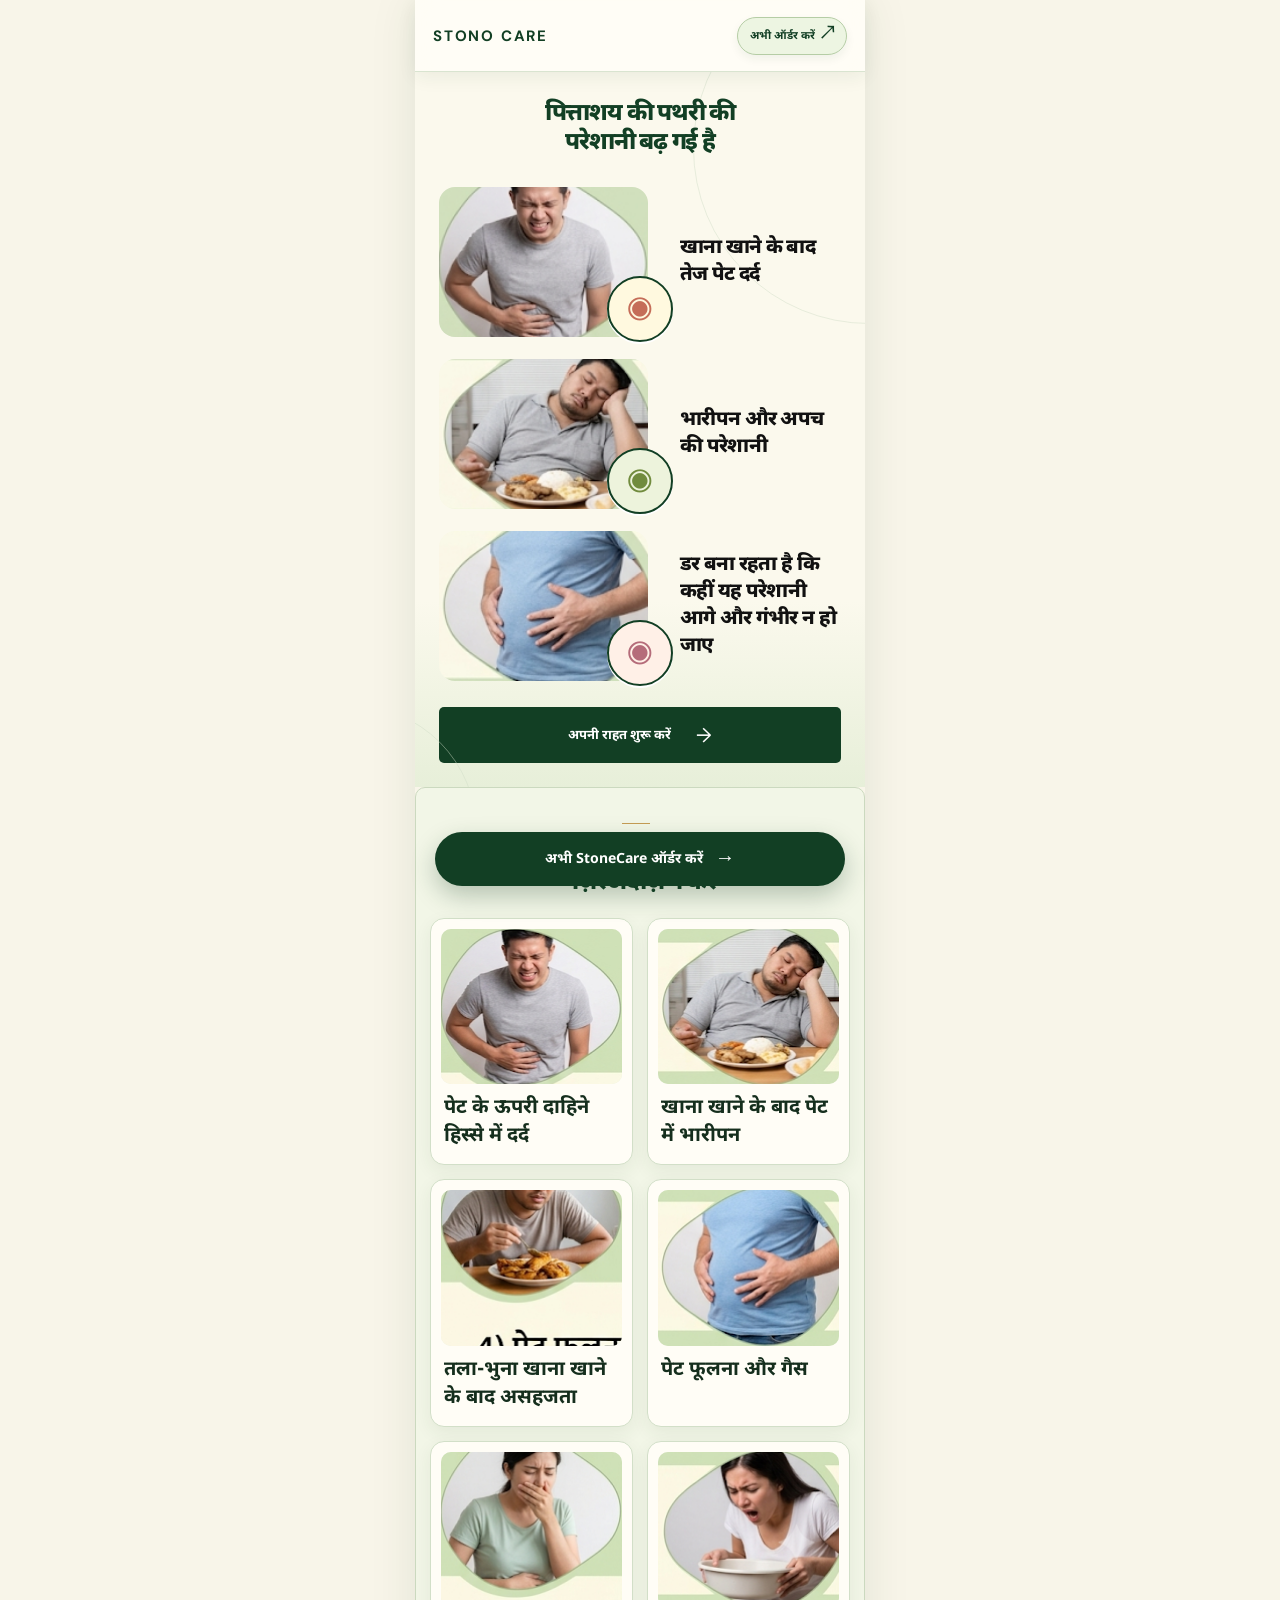
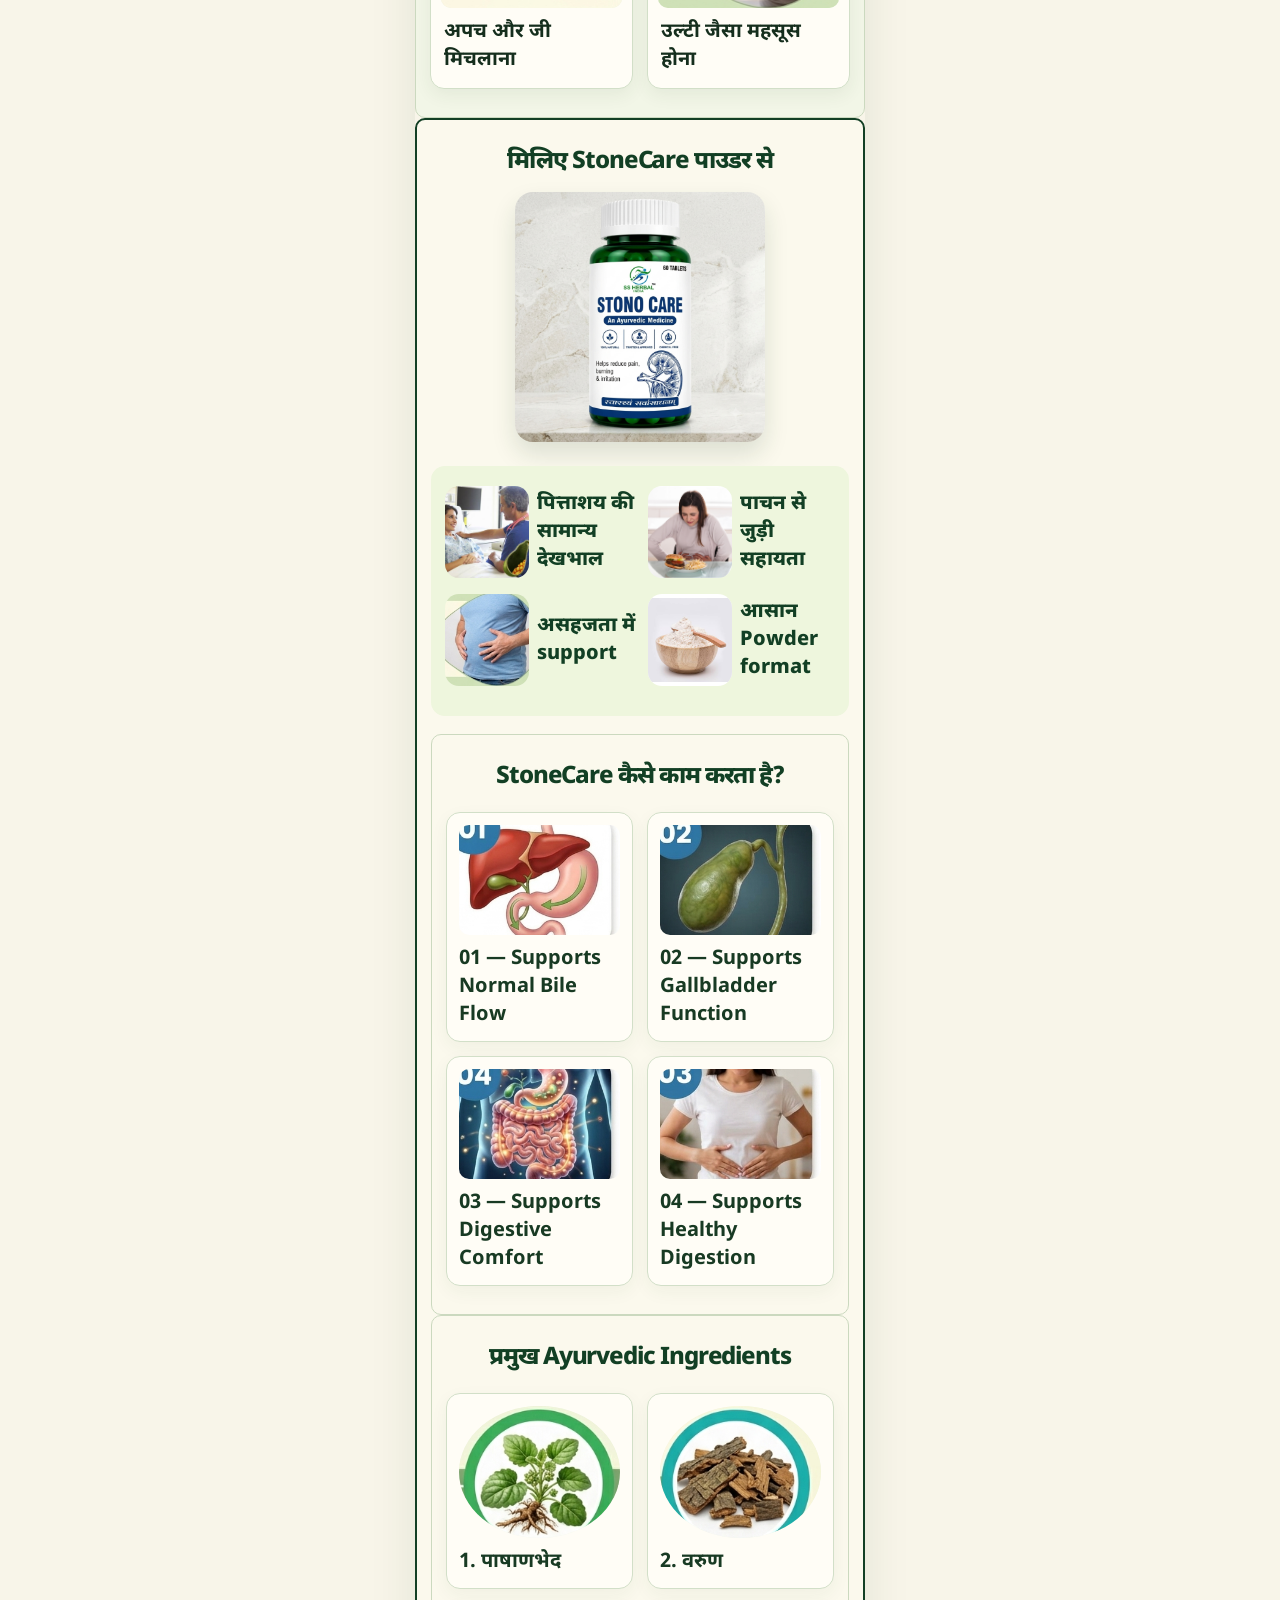
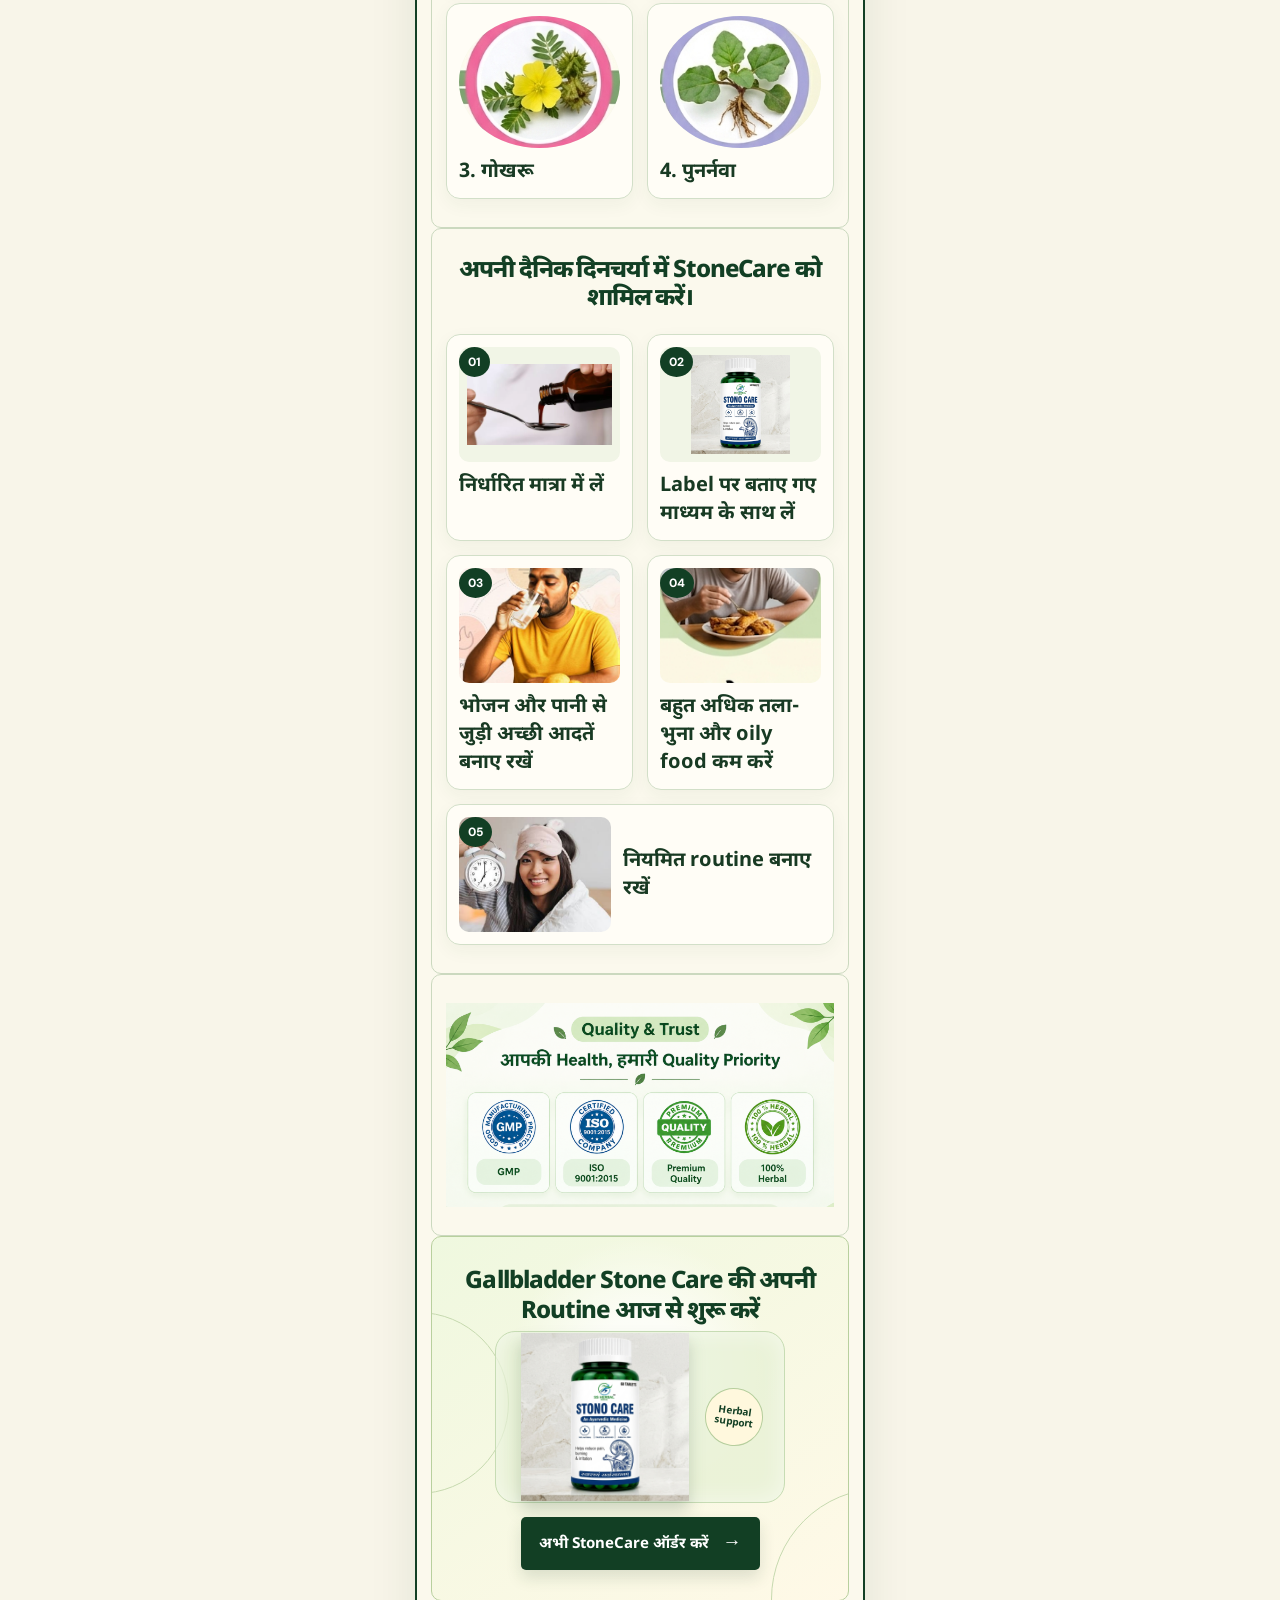
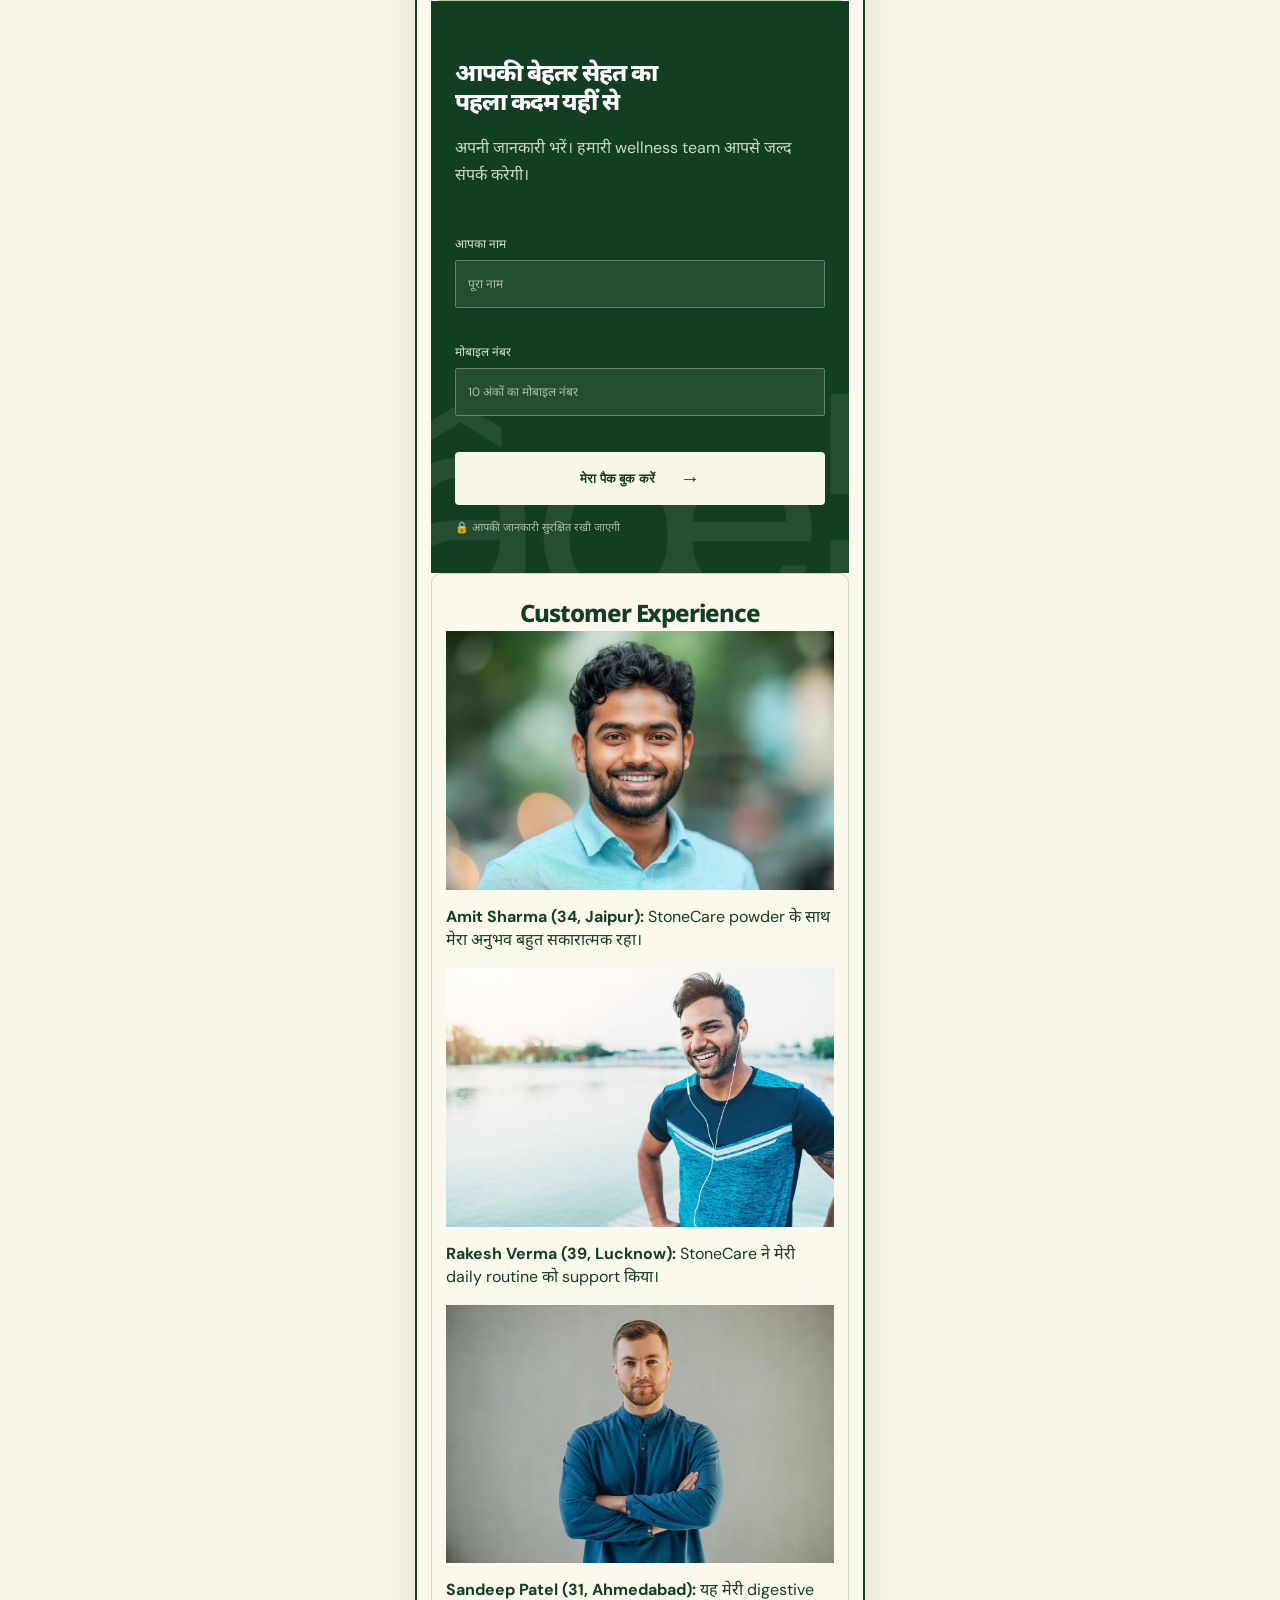
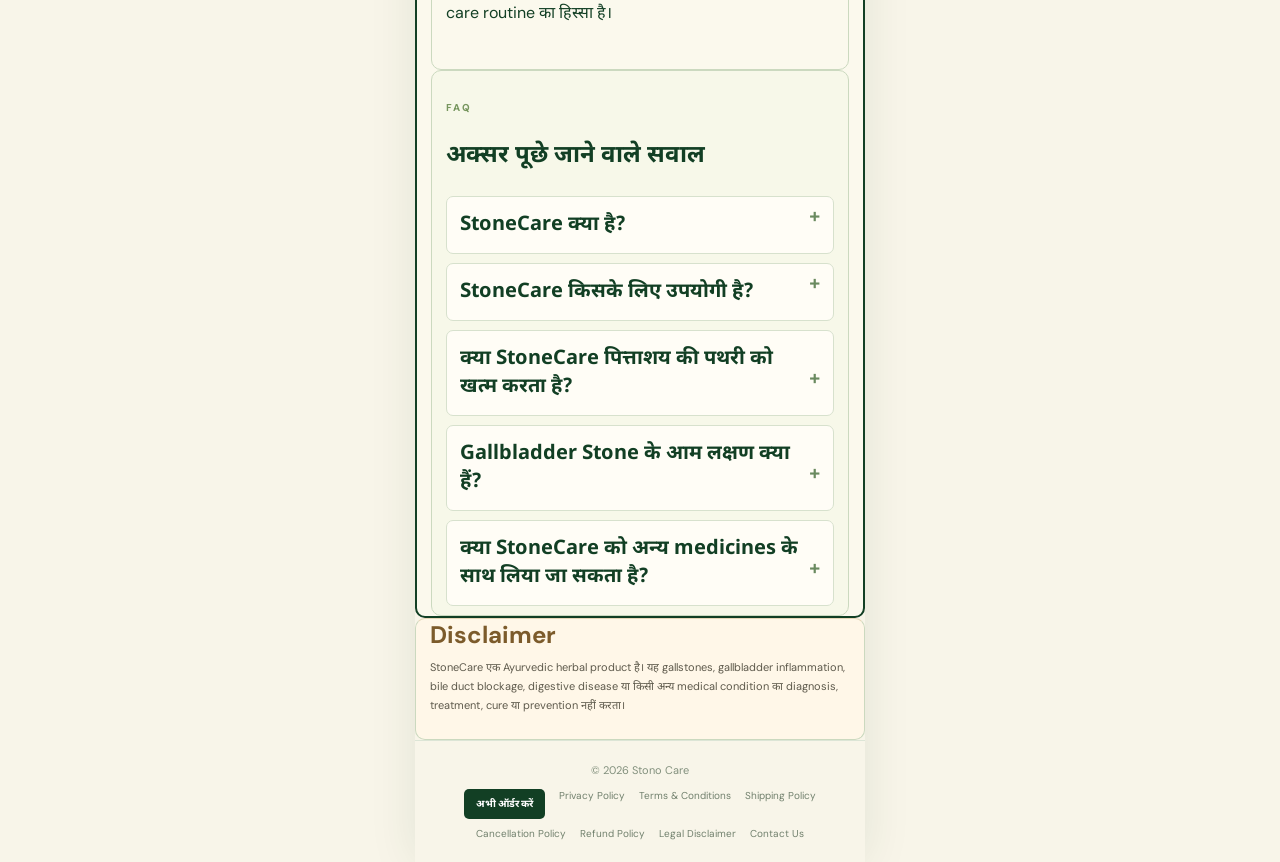
<file: index.html>
<!DOCTYPE html>
<html lang="hi">
<head>
  <meta charset="UTF-8" />
  <meta name="viewport" content="width=device-width, initial-scale=1.0" />
  <meta name="description" content="Stono Care herbal support for better digestive and urinary wellness." />
  <title>Stono Care | प्राकृतिक देखभाल</title>
  <link rel="preconnect" href="https://fonts.googleapis.com" />
  <link rel="preconnect" href="https://fonts.gstatic.com" crossorigin />
  <link href="https://fonts.googleapis.com/css2?family=DM+Sans:wght@400;500;600;700&family=Noto+Sans+Devanagari:wght@400;500;600;700;800&display=swap" rel="stylesheet" />
  <link rel="stylesheet" href="style.css" />
</head>
<body>
  <header class="site-header">
    <a class="brand" href="#top" aria-label="Stono Care home"><strong>STONO CARE</strong></a>
    <a class="header-order" href="#order">अभी ऑर्डर करें <span>↗</span></a>
  </header>

  <main id="top">
    <section class="hero hero-html section-shell" aria-labelledby="hero-title">
      <div class="hero-copy">
       
        
        <h1 id="hero-title">पित्ताशय की पथरी की<br /><em>परेशानी बढ़ गई है</em></h1>
        <div class="hero-symptoms">
          <article class="hero-symptom">
            <div class="hero-photo"><img src="assets/symptom-pain.png" alt="पेट में दर्द महसूस करता व्यक्ति" /><span class="hero-organ hero-organ-red" aria-hidden="true">◉</span></div>
            <h2>खाना खाने के बाद<br />तेज पेट दर्द</h2>
          </article>
          <article class="hero-symptom">
            <div class="hero-photo"><img src="assets/symptom-heavy.png" alt="भारीपन और अपच से परेशान व्यक्ति" /><span class="hero-organ hero-organ-green" aria-hidden="true">◉</span></div>
            <h2>भारीपन और अपच<br />की परेशानी</h2>
          </article>
          <article class="hero-symptom">
            <div class="hero-photo"><img src="assets/symptom-bloating.png" alt="पेट की परेशानी को लेकर चिंतित व्यक्ति" /><span class="hero-organ hero-organ-pink" aria-hidden="true">◉</span></div>
            <h2>डर बना रहता है कि<br />कहीं यह परेशानी<br />आगे और गंभीर न हो जाए</h2>
          </article>
        </div>
        <div class="hero-actions">
          <a class="button button-primary" href="#order">अपनी राहत शुरू करें <span>→</span></a>
        </div>
      </div>
    </section>

    <section class="symptoms section-shell" id="why-us">
      <div class="section-heading"><p class="eyebrow"><span></span></p><h2>शरीर के इन संकेतों को<br />नज़रअंदाज़ न करें</h2></div>
      <div class="symptom-html-grid">
        <article class="symptom-html-card"><img src="assets/symptom-pain.png" alt="पेट के ऊपरी हिस्से में दर्द" /><h3>पेट के ऊपरी दाहिने हिस्से में दर्द</h3></article>
        <article class="symptom-html-card"><img src="assets/symptom-heavy.png" alt="भोजन के बाद भारीपन" /><h3>खाना खाने के बाद पेट में भारीपन</h3></article>
        <article class="symptom-html-card"><img src="assets/symptom-indigestion.png" alt="तला-भुना खाना खाने के बाद असहजता" /><h3>तला-भुना खाना खाने के बाद असहजता</h3></article>
        <article class="symptom-html-card"><img src="assets/symptom-bloating.png" alt="पेट फूलना और गैस" /><h3>पेट फूलना और गैस</h3></article>
        <article class="symptom-html-card"><img src="assets/symptom-nausea.png" alt="अपच और जी मिचलाना" /><h3>अपच और जी मिचलाना</h3></article>
        <article class="symptom-html-card"><img src="assets/symptom-vomit.png" alt="उल्टी जैसा महसूस होना" /><h3>उल्टी जैसा महसूस होना</h3></article>
      </div>
    </section>

    
    <section class="order section-shell" id="order">
      <div class="section-three-heading"><h2>मिलिए StoneCare पाउडर से</h2></div>
      <img class="section-three-product" src="stonecare-product.png" alt="StoneCare Ayurvedic medicine product bottle" />
      <div class="care-html-block">
        
        <div class="care-html-grid">
          <article><img src="assets/img1.jpg" alt="पाषाणभेद Ayurvedic herb" /><h3>पित्ताशय की सामान्य देखभाल</h3></article>
          <article><img src="assets/img2.jpg" alt="पाचन से जुड़ी देखभाल" /><h3>पाचन से जुड़ी सहायता</h3></article>
          <article><img src="assets/symptom-bloating.png" alt="असहजता में support" /><h3>असहजता में support</h3></article>
          <article><img src="assets/img3.jpg" alt="StoneCare powder format" /><h3>आसान Powder format</h3></article>
        </div>
      </div>
      <section class="section-four section-shell" aria-label="StoneCare कैसे काम करता है">
        <h2>StoneCare कैसे काम करता है?</h2>
        <div class="how-grid"><article><img src="assets/visual-bile-flow.png" alt="Normal bile flow illustration" /><h3>01 — Supports Normal Bile Flow</h3></article><article><img src="assets/visual-gallbladder.png" alt="Gallbladder function illustration" /><h3>02 — Supports Gallbladder Function</h3></article><article><img src="assets/visual-intestine.png" alt="Digestive comfort illustration" /><h3>03 — Supports Digestive Comfort</h3></article><article><img src="assets/visual-digestion.png" alt="Healthy digestion illustration" /><h3>04 — Supports Healthy Digestion</h3></article></div>
      </section>
      <section class="section-five section-shell" aria-label="प्रमुख Ayurvedic ingredients">
        <h2>प्रमुख Ayurvedic Ingredients</h2><div class="ingredient-grid"><article><img src="assets/ingredient-pashanbheda.png" alt="पाषाणभेद" /><h3>1. पाषाणभेद</h3></article><article><img src="assets/ingredient-varuna.png" alt="वरुण" /><h3>2. वरुण</h3></article><article><img src="assets/ingredient-gokshura.png" alt="गोखरू" /><h3>3. गोखरू</h3></article><article><img src="assets/ingredient-punarnava.png" alt="पुनर्नवा" /><h3>4. पुनर्नवा</h3></article></div>
      </section>
      <section class="section-six section-shell" aria-label="StoneCare daily routine">
        <h2>अपनी दैनिक दिनचर्या में StoneCare को शामिल करें।</h2>
        <div class="routine-grid">
          <article><span>01</span><img class="routine-product" src="assets/img4.jpg" alt="निर्धारित मात्रा में StoneCare लेना" /><h3>निर्धारित मात्रा में लें</h3></article>
          <article><span>02</span><img class="routine-product" src="stonecare-product.png" alt="Label पर बताए गए माध्यम के साथ StoneCare लेना" /><h3>Label पर बताए गए माध्यम के साथ लें</h3></article>
          <article><span>03</span><img src="assets/img5.jpg" alt="भोजन और पानी से जुड़ी अच्छी आदतें" /><h3>भोजन और पानी से जुड़ी अच्छी आदतें बनाए रखें</h3></article>
          <article><span>04</span><img src="assets/symptom-indigestion.png" alt="तला-भुना और oily food कम करना" /><h3>बहुत अधिक तला-भुना और oily food कम करें</h3></article>
          <article><span>05</span><img src="assets/img6.jpg" alt="नियमित healthy routine बनाए रखना" /><h3>नियमित routine बनाए रखें</h3></article>
        </div>
      </section>
      <section class="section-seven section-shell" aria-label="Quality and Trust">
        <img class="quality-trust-image" src="section-7-quality-trust.png" alt="Quality and Trust: GMP, ISO, Premium Quality और 100% Herbal प्रमाण" />
      </section>
      <section class="special-offer" aria-labelledby="offer-title">
       
        
        <h2 id="offer-title">Gallbladder Stone Care की अपनी<br />Routine आज से शुरू करें</h2>
        
        
        <div class="offer-product-wrap"><img class="offer-product-image" src="stonecare-product.png" alt="StoneCare Ayurvedic product bottle" /><span>Herbal<br />support</span></div>
        
        <button class="offer-button" type="button" id="offerOrderButton">अभी StoneCare ऑर्डर करें <span>→</span></button>
      </section>
      <div class="order-inner"><div><p class="eyebrow light"> <h2>आपकी बेहतर सेहत का<br />पहला कदम यहीं से</h2><p>अपनी जानकारी भरें। हमारी wellness team आपसे जल्द संपर्क करेगी।</p></div><form id="orderForm" novalidate><label>आपका नाम<input name="name" type="text" placeholder="पूरा नाम" minlength="2" maxlength="50" pattern="[A-Za-z ]{2,50}" autocomplete="name" required /><small class="field-error" id="nameError"></small></label><label>मोबाइल नंबर<input name="phone" type="tel" inputmode="numeric" placeholder="10 अंकों का मोबाइल नंबर" maxlength="10" pattern="[5-9][0-9]{9}" autocomplete="tel" required /><small class="field-error" id="phoneError"></small></label><button class="button button-light" type="submit">मेरा पैक बुक करें <span>→</span></button><p class="form-note">🔒 आपकी जानकारी सुरक्षित रखी जाएगी</p></form></div>
      <section class="section-eight section-shell" aria-label="Customer Experience">
        <h2>Customer Experience</h2><div class="https://bajaranglalkumawat.github.io/stonecare-web/"><article><img src="assets/img7.jpg" alt="Amit Sharma customer" /><p><strong>Amit Sharma (34, Jaipur):</strong> StoneCare powder के साथ मेरा अनुभव बहुत सकारात्मक रहा।</p></article><article><img src="assets/img8.jpg" alt="Rakesh Verma customer" /><p><strong>Rakesh Verma (39, Lucknow):</strong> StoneCare ने मेरी daily routine को support किया।</p></article><article><img src="assets/img9.jpg" alt="Sandeep Patel customer" /><p><strong>Sandeep Patel (31, Ahmedabad):</strong> यह मेरी digestive care routine का हिस्सा है।</p></article></div>
      </section>
      <section class="faq-section" aria-labelledby="faq-title">
        <p class="offer-kicker">FAQ</p>
        <h1 id="faq-title">अक्सर पूछे जाने वाले सवाल</h1>
        <details><summary>StoneCare क्या है?</summary><p>StoneCare एक Ayurvedic herbal formulation है, जिसे Gallbladder और digestive system की सामान्य देखभाल के लिए तैयार किया गया है।</p></details>
        <details><summary>StoneCare किसके लिए उपयोगी है?</summary><p>यह adults के लिए Gallbladder और digestive care support के उद्देश्य से तैयार किया गया है। उपयोग से पहले product label पढ़ें।</p></details>
        <details><summary>क्या StoneCare पित्ताशय की पथरी को खत्म करता है?</summary><p>नहीं। StoneCare पित्ताशय की पथरी या किसी अन्य medical condition का diagnosis, treatment या cure नहीं करता।</p></details>
        <details><summary>Gallbladder Stone के आम लक्षण क्या हैं?</summary><p>पेट के ऊपरी दाहिने हिस्से में दर्द, भोजन के बाद भारीपन, पेट फूलना, अपच, जी मिचलाना और उल्टी जैसे लक्षण दिखाई दे सकते हैं।</p></details>
        <details><summary>क्या StoneCare को अन्य medicines के साथ लिया जा सकता है?</summary><p>यदि आप कोई medicine ले रहे हैं या किसी health condition का management कर रहे हैं, तो उपयोग से पहले doctor से सलाह लें।</p></details>
      </section>
    </section>
      <section class="disclaimer" aria-labelledby="disclaimer-title">
        <h2 id="disclaimer-title">Disclaimer</h2>
        <p>StoneCare एक Ayurvedic herbal product है। यह gallstones, gallbladder inflammation, bile duct blockage, digestive disease या किसी अन्य medical condition का diagnosis, treatment, cure या prevention नहीं करता।</p>
      </section>
  </main>

  <footer class="site-footer"><span>© <span id="year"></span> Stono Care</span><nav aria-label="Footer links"><a class="footer-order" href="#order">अभी ऑर्डर करें</a><a href="#">Privacy Policy</a><a href="#">Terms &amp; Conditions</a><a href="#">Shipping Policy</a><a href="#">Cancellation Policy</a><a href="#">Refund Policy</a><a href="#">Legal Disclaimer</a><a href="#order">Contact Us</a></nav></footer>
  <a class="floating-order" id="floatingOrder" href="#order">अभी StoneCare ऑर्डर करें <span>→</span></a>

  <script>
    document.getElementById('year').textContent = new Date().getFullYear();
    const orderForm = document.getElementById('orderForm');
    const nameInput = orderForm.querySelector('input[name="name"]');
    const phoneInput = orderForm.querySelector('input[name="phone"]');
    const nameError = document.getElementById('nameError');
    const phoneError = document.getElementById('phoneError');
    nameInput.addEventListener('input', () => {
      nameInput.value = nameInput.value.replace(/[^A-Za-z ]/g, '').replace(/\s{2,}/g, ' ');
      nameError.textContent = '';
    });
    phoneInput.addEventListener('input', () => {
      phoneInput.value = phoneInput.value.replace(/\D/g, '').slice(0, 10);
      phoneError.textContent = '';
    });
    orderForm.addEventListener('submit', event => {
      event.preventDefault();
      const form = event.currentTarget;
      const name = form.name.value.trim();
      const phone = form.phone.value;
      const validName = /^[A-Za-z ]{2,50}$/.test(name) && /[A-Za-z]/.test(name);
      const validPhone = /^[5-9][0-9]{9}$/.test(phone);
      nameError.textContent = validName ? '' : 'कृपया सिर्फ alphabets में नाम लिखें।';
      phoneError.textContent = validPhone ? '' : 'मोबाइल नंबर 5 से 9 के बीच के digit से शुरू होना चाहिए।';
      if (!validName || !validPhone) {
        form.classList.add('has-error');
        (validName ? phoneInput : nameInput).focus();
        return;
      }
      sessionStorage.setItem('stonoCustomer', name);
      window.location.href = 'thank-you.html';
    });
    document.getElementById('offerOrderButton').addEventListener('click', () => {
      window.location.hash = 'order';
      setTimeout(() => document.querySelector('#orderForm input[name="name"]').focus(), 450);
    });
    const goToOrderForm = event => {
      event.preventDefault();
      window.location.hash = 'order';
      setTimeout(() => document.querySelector('#orderForm input[name="name"]').focus(), 450);
    };
    document.querySelector('.footer-order').addEventListener('click', goToOrderForm);
    document.querySelector('.floating-order').addEventListener('click', goToOrderForm);
    const floatingOrder = document.getElementById('floatingOrder');
    const orderSection = document.getElementById('order');
    new IntersectionObserver(([entry]) => floatingOrder.classList.toggle('is-hidden', entry.isIntersecting), { threshold: 0.12 }).observe(orderSection);
  </script>
</body>
</html>
</file>
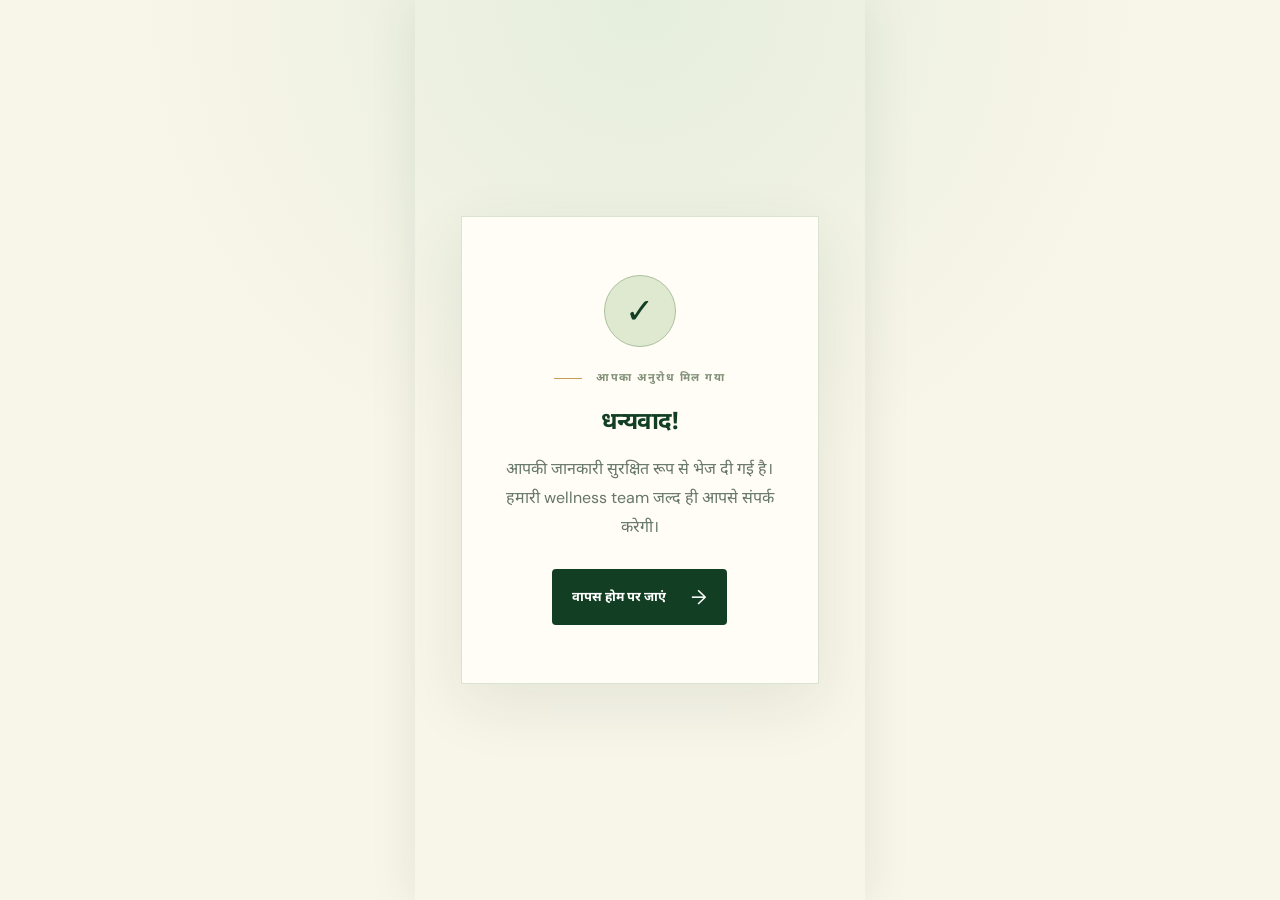
<file: thank-you.html>
<!DOCTYPE html>
<html lang="hi">
<head>
  <meta charset="UTF-8" />
  <meta name="viewport" content="width=device-width, initial-scale=1.0" />
  <title>धन्यवाद | Stono Care</title>
  <link rel="preconnect" href="https://fonts.googleapis.com" /><link rel="preconnect" href="https://fonts.gstatic.com" crossorigin />
  <link href="https://fonts.googleapis.com/css2?family=DM+Sans:wght@400;600;700&family=Noto+Sans+Devanagari:wght@500;700;800&display=swap" rel="stylesheet" />
  <link rel="stylesheet" href="style.css" />
</head>
<body class="thank-page">
  <main class="thank-card"><div class="thank-mark">✓</div><p class="eyebrow"><span></span> आपका अनुरोध मिल गया</p><h1>धन्यवाद<span id="customerName"></span>!</h1><p>आपकी जानकारी सुरक्षित रूप से भेज दी गई है। हमारी wellness team जल्द ही आपसे संपर्क करेगी।</p><a class="button button-primary" href="index.html">वापस होम पर जाएं <span>→</span></a></main>
  <script>const name=sessionStorage.getItem('stonoCustomer');document.getElementById('customerName').textContent=name?`, ${name}`:'';</script>
</body>
</html>
</file>
<file: style.css>
:root{--green:#123f24;--dark:#0b2c1a;--cream:#f8f5e9;--sage:#dfe9d0;--gold:#c69d55;--muted:#667267}*{box-sizing:border-box}html{scroll-behavior:smooth}body{margin:0;background:var(--cream);color:var(--green);font-family:"DM Sans","Noto Sans Devanagari",sans-serif}.site-header{height:76px;padding:0 max(5vw,28px);display:flex;align-items:center;justify-content:space-between;border-bottom:1px solid #dfe6d8;background:rgba(248,245,233,.9);position:sticky;top:0;z-index:10;backdrop-filter:blur(12px)}.brand{display:flex;align-items:center;gap:10px;color:var(--green);text-decoration:none;letter-spacing:.04em}.brand-mark{font-family:Georgia,serif;font-size:23px;font-weight:700;border:1px solid var(--gold);border-radius:50%;height:39px;width:39px;display:grid;place-items:center}.brand strong{display:block;font-size:16px;letter-spacing:.09em}.brand small{font-size:9px;display:block;letter-spacing:.16em;color:#82907d}.header-cta{font-size:13px;font-weight:700;color:var(--green);text-decoration:none}.header-cta span{font-size:18px;margin-left:5px}.section-shell{width:min(1120px,90%);margin:auto}.hero{min-height:650px;display:grid;grid-template-columns:1.05fr .95fr;align-items:center;gap:40px;padding:70px 0 85px;position:relative;overflow:hidden}.hero:before,.hero:after{content:"";position:absolute;border:1px solid #cfdcc6;border-radius:50%;width:350px;height:350px;opacity:.45;right:-180px;top:-100px}.hero:after{width:250px;height:250px;right:auto;left:-190px;top:auto;bottom:-170px}.eyebrow{color:#829078;letter-spacing:.14em;text-transform:uppercase;font-size:11px;font-weight:700;margin:0 0 22px}.eyebrow span{width:28px;height:1px;background:var(--gold);display:inline-block;vertical-align:middle;margin-right:9px}.hero h1,.section-heading h2,.benefits h2,.order h2{font-family:"Noto Sans Devanagari",sans-serif;font-weight:800;letter-spacing:-.045em;line-height:1.18;margin:0;font-size:clamp(36px,5vw,64px)}h1 em,h2 em{font-style:normal;color:#4f7049}.hero-text{max-width:520px;color:#5d6c60;line-height:1.8;margin:23px 0 28px;font-size:16px}.hero-actions{display:flex;align-items:center;gap:22px;flex-wrap:wrap}.button{border:0;display:inline-flex;gap:25px;align-items:center;justify-content:center;text-decoration:none;border-radius:4px;padding:15px 20px;font-weight:700;font-size:13px;cursor:pointer;transition:transform .2s,box-shadow .2s}.button:hover{transform:translateY(-2px);box-shadow:0 9px 20px #123f2430}.button-primary{background:var(--green);color:#fff}.button-dark{background:#173d25;color:white}.button-light{background:#f8f5e9;color:var(--green)}.button span{font-size:20px;font-weight:400}.text-link{color:var(--green);font-size:12px;font-weight:700;text-decoration:none}.text-link span{margin-left:6px;font-size:17px}.trust-row{display:flex;gap:18px;flex-wrap:wrap;margin-top:31px;font-size:11px;color:#75816f}.hero-visual{min-height:440px;position:relative;display:grid;place-items:center}.sun-glow{position:absolute;width:350px;height:350px;background:#dfebd5;border-radius:50%;right:20px;top:25px}.product-card{position:relative;z-index:1;transform:rotate(5deg);margin-top:30px}.bottle-cap{width:120px;height:33px;background:linear-gradient(90deg,#a77a32,#e2c27d,#9c702d);border-radius:9px 9px 2px 2px;margin:auto;box-shadow:inset 0 -6px #886329}.bottle{width:200px;height:276px;border-radius:21px 21px 39px 39px;background:linear-gradient(90deg,#496536,#a9ae5d 48%,#476033);box-shadow:18px 21px 26px #173d2533;border:4px solid #3d582d;display:grid;place-items:center}.bottle-label{width:155px;height:166px;background:#f3eddb;color:var(--green);text-align:center;padding-top:24px;box-shadow:0 2px 10px #1113}.bottle-label b{display:block;font-family:Georgia,serif;font-size:25px;letter-spacing:.09em}.bottle-label span{display:block;font-size:23px;font-weight:700;letter-spacing:.15em}.bottle-label small{display:block;letter-spacing:.2em;font-size:7px;color:#718467;margin-top:11px}.bottle-label i{display:block;font-size:25px;color:var(--gold);font-style:normal;margin-top:12px}.product-shadow{height:22px;width:240px;background:#21492b33;border-radius:50%;filter:blur(7px);margin:16px auto 0}.leaf{position:absolute;color:#78906c;font-family:Georgia;font-size:130px;opacity:.45;transform:rotate(-35deg)}.leaf-one{right:5px;top:15px}.leaf-two{bottom:8px;left:10px;transform:rotate(135deg)}.hero-sticker{position:absolute;z-index:2;bottom:33px;right:25px;width:105px;height:105px;background:#fff9e6;border:1px solid var(--gold);border-radius:50%;display:grid;place-content:center;text-align:center;transform:rotate(-10deg);box-shadow:0 10px 20px #24452a21}.hero-sticker strong{font-size:21px}.hero-sticker span{font-family:"Noto Sans Devanagari";font-size:11px}.symptoms{padding:100px 0 120px}.section-heading{text-align:center;margin-bottom:46px}.section-heading h2,.benefits h2,.order h2{font-size:clamp(30px,4vw,48px)}.symptom-grid{display:grid;grid-template-columns:repeat(3,1fr);gap:18px}.symptom-card{background:#fffdf6;padding:13px;border-radius:15px;box-shadow:0 8px 28px #29482a0d;position:relative}.photo{height:250px;border-radius:10px;background-size:cover;background-position:center;filter:saturate(.75)}.photo-one{background-image:linear-gradient(#0001,#0001),url("https://images.unsplash.com/photo-1542596594-649edbc13630?auto=format&fit=crop&w=700&q=80")}.photo-two{background-image:linear-gradient(#0001,#0001),url("https://images.unsplash.com/photo-1542736667-069246bdbc74?auto=format&fit=crop&w=700&q=80")}.photo-three{background-image:linear-gradient(#0001,#0001),url("https://images.unsplash.com/photo-1551836022-d5d88e9218df?auto=format&fit=crop&w=700&q=80")}.symptom-icon{position:absolute;top:208px;left:28px;background:#fff8dd;border:2px solid var(--green);border-radius:50%;width:63px;height:63px;display:grid;place-items:center;font-size:27px;color:#a9603d}.symptom-icon.green{color:#718b3e;background:#edf2df}.symptom-icon.pink{color:#b56c7a;background:#fff0e7}.symptom-card h3{font-family:"Noto Sans Devanagari";font-size:20px;line-height:1.45;margin:25px 15px 17px;color:#152e1d}.benefits{background:var(--sage);width:100%;max-width:none;padding:95px max(5%,calc((100% - 1120px)/2));display:grid;grid-template-columns:1fr 1fr;gap:90px;align-items:center}.benefits-copy>p:not(.eyebrow){color:#586a5b;line-height:1.8;max-width:460px;margin:22px 0 27px}.benefit-list{display:grid;gap:15px}.benefit-list>div{display:flex;gap:20px;align-items:flex-start;background:#f6f5e8c7;padding:19px 22px;border:1px solid #d3ddc7}.benefit-list b{color:var(--gold);font-size:12px}.benefit-list strong,.benefit-list small{display:block}.benefit-list strong{font-family:"Noto Sans Devanagari";font-size:17px}.benefit-list small{color:#6a786b;margin-top:5px;font-size:12px}.order{padding:110px 0}.order-inner{background:var(--green);color:white;padding:55px 65px;display:grid;grid-template-columns:1fr 1fr;gap:70px;position:relative;overflow:hidden}.order-inner:after{content:"âœ¦";position:absolute;color:#ffffff13;font-size:300px;right:-20px;bottom:-130px}.light{color:#bdcbb4}.order h2 em{color:#c4d8b7}.order-inner>div>p:not(.eyebrow){color:#cad7c6;line-height:1.7;max-width:420px}.order form{display:grid;gap:15px;z-index:1}.order label{font-size:12px;color:#d7e2d1}.order input{font:inherit;display:block;width:100%;padding:15px 12px;margin-top:7px;border:1px solid #66806a;background:#244e30;color:white;border-radius:2px;outline:none}.order input:focus{border-color:#d6c17a}.order input::placeholder{color:#aabca9}.form-note{font-size:11px;color:#a9bba6;margin:0}.has-error input:invalid{border-color:#e5a287}.site-footer{border-top:1px solid #dce5d6;padding:22px 5%;display:flex;justify-content:space-between;color:#82907d;font-size:11px}@media(max-width:760px){.site-header{height:65px}.header-cta{font-size:11px}.hero{grid-template-columns:1fr;padding:58px 0 40px;gap:10px}.hero h1{font-size:38px}.hero-visual{min-height:390px}.sun-glow{right:50%;transform:translateX(50%)}.symptoms{padding:75px 0}.symptom-grid{grid-template-columns:1fr}.photo{height:230px}.benefits{grid-template-columns:1fr;gap:40px;padding:70px 5%}.order{padding:65px 0}.order-inner{grid-template-columns:1fr;padding:40px 25px;gap:35px}.site-footer{flex-direction:column;gap:8px;text-align:center}.trust-row{gap:10px}.hero-actions{gap:14px}}
.thank-page{min-height:100vh;display:grid;place-items:center;padding:30px;background:radial-gradient(circle at 50% 0,#e5eedc 0,#f8f5e9 45%)}.thank-card{width:min(560px,92%);background:#fffdf6;border:1px solid #d9e3d1;padding:58px 35px;text-align:center;box-shadow:0 20px 60px #183d2417}.thank-mark{margin:0 auto 23px;width:72px;height:72px;border-radius:50%;display:grid;place-items:center;background:var(--sage);border:1px solid #a9c09f;color:var(--green);font-size:35px}.thank-card h1{font-family:"Noto Sans Devanagari";font-size:clamp(32px,6vw,48px);margin:0 0 16px;letter-spacing:-.04em}.thank-card>p:not(.eyebrow){color:#67766a;line-height:1.8;margin:0 auto 27px;max-width:420px}.thank-card .button{display:inline-flex}
.reference-banner{position:relative;z-index:1;width:min(100%,390px);height:540px;object-fit:cover;object-position:center;border:10px solid #fffdf3;border-radius:24px;box-shadow:18px 22px 32px #173d2530;transform:rotate(2deg)}
.symptoms .section-heading{display:none}.symptom-grid{display:none}.section-two-image-wrap{display:flex;justify-content:center}.section-two-image{display:block;width:min(100%,572px);height:auto;border-radius:18px;box-shadow:0 16px 36px #173d2522}
.site-header,.section-shell{width:100%}body{width:100%;max-width:450px;min-height:100vh;margin:0 auto;background:var(--cream);box-shadow:0 0 45px #173d2518}.hero{grid-template-columns:1fr;gap:25px;padding:0 0 55px}.hero-visual{order:-1;min-height:0;padding:0;width:100%}.reference-banner{display:block;width:100%;height:auto;max-width:450px;margin:0;border:0;border-radius:0;box-shadow:none;transform:none}.sun-glow,.hero-sticker{display:none}.hero-copy{padding:24px 24px 0}.hero h1{font-size:34px}.hero-text{font-size:14px}.symptoms{padding:55px 14px 70px}.benefits{padding:65px 24px;display:block}.benefit-list{margin-top:35px}.order{padding:65px 14px}.order-inner{padding:38px 24px;grid-template-columns:1fr;gap:32px}.site-footer{padding:22px 18px}.header-cta{font-size:11px}
.reference-banner{transform:none!important;rotate:0deg!important;object-fit:cover;object-position:center top;width:100%;max-width:450px;margin:0;padding:0}
.symptoms{padding:0 0 70px}.section-two-image-wrap{width:100%;margin:0;padding:0}.section-two-image{display:block;width:100%;max-width:450px;margin:0;border-radius:0;box-shadow:none}
.hero-visual{width:100%;overflow:hidden;margin:0;padding:0}.reference-banner{display:block;width:100%;max-width:450px;margin:0;padding:0;transform:none!important;rotate:0deg!important;object-fit:contain;object-position:top center}
.hero{padding-bottom:0;margin-bottom:0}.symptoms{margin-top:0;padding-top:0}
.section-three-image{display:block;width:450px;max-width:calc(100% + 28px);height:auto;margin:-65px -14px 32px;border-radius:0;box-shadow:none}
.symptoms{padding-bottom:0}.order{padding-top:0;border:2px solid var(--green);overflow:hidden}.section-three-image{margin:0 -14px 32px}
.brand{margin-right:auto}.brand-mark,.brand small{display:none}
.section-three-heading{padding:30px 20px 18px;text-align:center;background:var(--cream)}.section-three-heading h2{margin:0;font-family:"Noto Sans Devanagari",sans-serif;font-size:clamp(28px,7vw,38px);line-height:1.25;color:var(--green)}.section-three-product{display:block;width:100%;max-width:450px;height:auto;margin:0 auto 24px;border-radius:0}
.section-four{width:100%;max-width:450px;margin:0;padding:0}.section-four img{display:block;width:100%;max-width:450px;height:auto;margin:0;border:0;border-radius:0}
.section-five{width:100%;max-width:450px;margin:0;padding:0}.section-five img{display:block;width:100%;max-width:450px;height:auto;margin:0 0 24px;border:0;border-radius:0}
.section-six{width:100%;max-width:450px;margin:0;padding:0}.section-six img{display:block;width:100%;max-width:450px;height:auto;margin:0 0 24px;border:0;border-radius:0}
.section-seven{width:100%;max-width:450px;margin:0;padding:0}.section-seven img{display:block;width:100%;max-width:450px;height:auto;margin:0 0 24px;border:0;border-radius:0}
.section-eight{width:100%;max-width:450px;margin:0;padding:0}.section-eight img{display:block;width:100%;max-width:450px;height:auto;margin:24px 0 0;border:0;border-radius:0}
.faq-section{padding:30px 18px 34px;background:#f7f8e9;color:var(--green)}.faq-section .offer-kicker{margin-bottom:6px}.faq-section h2{margin:0 0 20px;font-family:"Noto Sans Devanagari",sans-serif;font-size:28px;line-height:1.25}.faq-section details{background:#fffdf6;border:1px solid #d7e1cd;border-radius:7px;margin:9px 0;padding:0 13px}.faq-section summary{cursor:pointer;list-style:none;padding:14px 22px 14px 0;font-family:"Noto Sans Devanagari",sans-serif;font-weight:700;font-size:14px;position:relative}.faq-section summary::-webkit-details-marker{display:none}.faq-section summary::after{content:"+";position:absolute;right:0;font-size:20px;line-height:14px;color:#6a8a5f}.faq-section details[open] summary::after{content:"−"}.faq-section details p{margin:0 0 14px;color:#68766b;font-size:12px;line-height:1.7}
.special-offer{margin:0;padding:30px 22px 26px;background:linear-gradient(145deg,#f0f7df,#fffbea);border:1px solid #b8d09e;text-align:center;color:var(--green)}.offer-kicker{margin:0 0 10px;color:#77965e;font-size:10px;font-weight:800;letter-spacing:.2em}.special-offer h2{margin:0;font-family:"Noto Sans Devanagari",sans-serif;font-size:clamp(24px,6vw,34px);line-height:1.25;letter-spacing:-.04em}.offer-copy{margin:12px auto 18px;color:#637466;font-size:13px;line-height:1.6;max-width:380px}.offer-points{list-style:none;padding:0;margin:0 auto 20px;display:grid;gap:8px;text-align:left;max-width:300px}.offer-points li{font-size:12px;font-weight:700;color:#365b38}.offer-points li::before{content:"✓";display:inline-grid;place-items:center;width:20px;height:20px;margin-right:8px;border-radius:50%;background:#d8eac5;color:#2d6a36;font-weight:800}.special-offer h3{margin:0;color:#173d25;font-family:"Noto Sans Devanagari",sans-serif;font-size:20px}
.offer-button{border:0;border-radius:5px;background:var(--green);color:#fff;padding:14px 18px;font:700 15px "Noto Sans Devanagari",sans-serif;cursor:pointer;box-shadow:0 8px 16px #173d2522}.offer-button span{font-size:19px;margin-left:10px}.offer-button:hover{background:#1d5a33}
.field-error{display:block;min-height:16px;margin-top:5px;color:#f4b5a0;font-size:11px}
.disclaimer{padding:25px 18px;background:#fff7e8;border-top:1px solid #e6d7b8;color:#5e5a4c}.disclaimer h2{margin:0 0 8px;font-size:20px;color:#7c5b2b}.disclaimer p{margin:0;font-size:11px;line-height:1.7}.site-footer{display:block;text-align:center}.site-footer>span{display:block;margin-bottom:12px}.site-footer nav{display:flex;justify-content:center;flex-wrap:wrap;gap:8px 14px}.site-footer a{color:#71806d;text-decoration:none;font-size:10px}.site-footer a:hover{color:var(--green);text-decoration:underline}
.faq-section{padding-bottom:0;margin-bottom:0}.order{padding-bottom:0}.disclaimer{padding-top:0;margin-top:0}

.faq-section h1,.faq-section h2,.faq-section summary{font-size:20px}.faq-section details p{font-size:14px}
.footer-order{display:inline-block;padding:8px 12px;border-radius:5px;background:var(--green);color:#fff!important;font-weight:700}.floating-order{position:fixed;z-index:20;left:50%;bottom:14px;transform:translateX(-50%);display:inline-flex;align-items:center;justify-content:center;gap:12px;width:min(410px,calc(100% - 28px));padding:14px 18px;border-radius:999px;background:var(--green);color:#fff;text-decoration:none;font:700 14px "Noto Sans Devanagari",sans-serif;box-shadow:0 10px 25px #173d2545;transition:opacity .2s,transform .2s}.floating-order span{font-size:20px}.floating-order.is-hidden{opacity:0;pointer-events:none;transform:translate(-50%,12px)}
.site-header{height:72px;padding:0 18px;gap:12px;background:rgba(255,253,246,.96);border-bottom:1px solid #d9e4d0;box-shadow:0 5px 18px #173d2512;position:sticky;top:0;z-index:50;backdrop-filter:blur(12px)}.brand{display:flex;align-items:center;gap:9px;min-width:0;color:var(--green);text-decoration:none}.brand-mark{display:grid;place-items:center;width:34px;height:34px;border:1px solid var(--gold);border-radius:50%;background:#f3f6e6;color:var(--green);font:700 12px Georgia,serif;letter-spacing:.02em}.brand strong{font-size:15px;letter-spacing:.12em;white-space:nowrap}.header-order{display:inline-flex;align-items:center;gap:6px;padding:10px 12px;border:1px solid #b5cda5;border-radius:999px;background:#edf5e2;color:var(--green);font:700 11px "Noto Sans Devanagari",sans-serif;text-decoration:none;white-space:nowrap;box-shadow:0 4px 10px #173d2510}.header-order span{font-size:16px;line-height:1}.header-order:hover{background:var(--green);color:#fff;transform:translateY(-1px)}

/* Consistent borders around every landing-page section */
main > section,
main > section > section{
  border:1px solid #cbd9bf;
  border-radius:10px;
  overflow:hidden;
}
main > section + section{margin-top:8px}

/* Use the full mobile content width around the hero CTA */
.hero-copy{width:100%}
.hero-copy{padding:0!important;margin-top:-14px}
.hero-actions{width:100%;margin:0}
.hero-actions .button-primary{width:100%;min-height:52px;border-radius:0}

/* Side breathing room for every section except the full-bleed first section */
.symptoms{padding-left:14px;padding-right:14px}
.order{padding-left:0!important;padding-right:0!important}
.section-three-heading{margin-left:14px;margin-right:14px}
.section-three-product{width:calc(100% - 28px);margin-left:14px;margin-right:14px}
.section-four,.section-five,.section-six,.section-seven,.section-eight{
  padding-left:14px!important;
  padding-right:14px!important;
}

/* Keep the same side padding on every section except section 1 */
main > section:not(.hero),
main > section > section{
  padding-left:14px!important;
  padding-right:14px!important;
}
.section-three-heading{margin-left:0;margin-right:0}
.section-three-product{width:100%;margin-left:0;margin-right:0}

/* Section 1: keep the banner composition, but make all copy real HTML */
.hero-html{
  min-height:0;
  display:block;
  padding:0!important;
  border:0!important;
  border-radius:0!important;
  background:linear-gradient(180deg,#fbf9ed 0%,#fbf9ed 74%,#e7efd9 100%);
}
.hero-html .hero-copy{padding:28px 24px 24px!important;margin:0;width:100%;position:relative}
.hero-brand{margin:0 0 28px;color:var(--green);font-size:18px;font-weight:800;letter-spacing:.12em}
.hero-html h1{margin:0 0 28px;text-align:center;color:var(--green);font:800 clamp(30px,8vw,42px)/1.22 "Noto Sans Devanagari",sans-serif;letter-spacing:-.05em}
.hero-html h1 em{color:var(--green);font-style:normal}
.hero-symptoms{display:grid;gap:22px}
.hero-symptom{display:grid;grid-template-columns:52% 48%;align-items:center;gap:10px;min-width:0}
.hero-photo{height:150px;position:relative;overflow:visible}
.hero-photo img{display:block;width:100%;height:100%;object-fit:cover;border-radius:16px;filter:saturate(.82)}
.hero-organ{position:absolute;right:-25px;bottom:-5px;width:66px;height:66px;display:grid;place-items:center;border:2px solid var(--green);border-radius:50%;background:#fff9df;font-size:32px;color:#c56d58;box-shadow:0 2px 0 #fff}
.hero-organ-green{color:#718b3e;background:#edf3dc}
.hero-organ-pink{color:#b56c7a;background:#fff0e7}
.hero-symptom h2{margin:0 0 0 22px;color:#111;font:800 clamp(18px,5.2vw,27px)/1.28 "Noto Sans Devanagari",sans-serif;letter-spacing:-.035em}
.hero-html .hero-actions{margin:26px 0 0}
.hero-html .hero-actions .button-primary{border-radius:5px}
@media(max-width:760px){
  .hero-html .hero-copy{padding:25px 24px 22px!important}
  .hero-brand{font-size:16px;margin-bottom:24px}
  .hero-html h1{font-size:clamp(29px,8vw,36px);margin-bottom:25px}
  .hero-symptoms{gap:20px}
  .hero-symptom{grid-template-columns:52% 48%;gap:8px}
  .hero-photo{height:128px}
  .hero-organ{right:-22px;width:58px;height:58px;font-size:27px}
  .hero-symptom h2{margin-left:19px;font-size:clamp(17px,5vw,23px)}
}

/* HTML replacements for the remaining template sections */
.symptom-html-grid{display:grid;grid-template-columns:repeat(2,1fr);gap:14px}
.symptom-html-card{background:#fffdf6;border:1px solid #d2dfc8;border-radius:14px;padding:10px;box-shadow:0 6px 18px #29482a12}
.symptom-html-card img{display:block;width:100%;height:125px;object-fit:cover;border-radius:10px}
.symptom-html-card h3{margin:10px 3px 4px;color:#152e1d;font:700 16px/1.35 "Noto Sans Devanagari",sans-serif}
.care-html-block{padding:20px 14px 30px;text-align:center;background:#eef6dd;border-radius:14px}
.care-html-block>p{max-width:390px;margin:0 auto 20px;color:#516752;font-size:14px;line-height:1.65}
.care-html-grid{display:grid;grid-template-columns:repeat(2,1fr);gap:16px;text-align:left}
.care-html-grid article{display:grid;grid-template-columns:45% 55%;align-items:center;gap:8px}
.care-html-grid img{width:100%;height:92px;object-fit:cover;border-radius:14px}
.care-html-grid article:last-child img{object-fit:contain;background:#fff}
.care-html-grid h3{margin:0;color:var(--green);font:800 16px/1.25 "Noto Sans Devanagari",sans-serif}
.section-four h2,.section-five h2,.section-six h2,.section-seven h2,.section-eight h2{margin:0;color:var(--green);font:800 clamp(25px,7vw,36px)/1.2 "Noto Sans Devanagari",sans-serif;text-align:center}
.section-four>p,.section-five>p,.section-seven>p{text-align:center;color:#607162;font-size:14px;line-height:1.6}
.how-grid,.ingredient-grid,.routine-grid,.trust-grid,.testimonial-grid{display:grid;grid-template-columns:repeat(2,1fr);gap:14px;margin-top:20px}
.how-grid article,.ingredient-grid article,.routine-grid article,.trust-grid article,.testimonial-grid article{background:#fffdf6;border:1px solid #d2dfc8;border-radius:14px;padding:12px;box-shadow:0 6px 18px #29482a0d}
.how-grid img{display:block;width:100%;height:110px;object-fit:cover;border-radius:10px;margin-bottom:10px}
.how-grid h3,.ingredient-grid h3,.routine-grid h3{margin:0;color:#183a23;font:700 15px/1.35 "Noto Sans Devanagari",sans-serif}
.ingredient-grid img{display:block;width:100%;height:132px;object-fit:cover;object-position:center top;border-radius:50%;background:#f4f8e9;margin-bottom:10px}
.routine-grid article{position:relative}.routine-grid span{position:absolute;z-index:1;left:12px;top:12px;background:var(--green);color:#fff;border-radius:50%;padding:7px 9px;font-weight:800;font-size:12px}.routine-grid img{display:block;width:100%;height:115px;object-fit:cover;border-radius:10px;margin-bottom:10px}
.routine-grid .routine-product{object-fit:contain;background:#f1f5e6;padding:8px}
.trust-grid article{text-align:center;min-height:100px;display:grid;place-content:center;gap:6px;background:#edf6e4}.trust-grid strong{font-size:24px;color:var(--green)}.trust-grid span{font-size:11px;color:#627563}
.testimonial-grid article{text-align:center}.testimonial-grid img{display:block;width:92px;height:92px;border-radius:50%;object-fit:cover;margin:0 auto 10px;border:3px solid #fff;box-shadow:0 3px 10px #173d2524}.testimonial-grid p{margin:0;color:#415844;font-size:13px;line-height:1.55}.testimonial-grid strong{color:var(--green)}
@media(max-width:480px){.symptom-html-grid{gap:10px}.symptom-html-card{padding:8px}.symptom-html-card img{height:105px}.symptom-html-card h3{font-size:14px}.care-html-grid{gap:11px}.care-html-grid article{display:block}.care-html-grid img{height:100px;margin-bottom:7px}.care-html-grid h3{font-size:14px}.how-grid,.ingredient-grid,.routine-grid,.trust-grid,.testimonial-grid{gap:10px}.how-grid article,.ingredient-grid article,.routine-grid article,.trust-grid article,.testimonial-grid article{padding:9px}.how-grid img{height:92px}.ingredient-grid img{height:132px}.routine-grid img{height:100px}.testimonial-grid img{width:76px;height:76px}}

/* Final visual polish */
.symptoms{background:#f2f6e7;padding-top:0!important;padding-bottom:28px!important}
.symptoms .section-heading{display:block;margin:0;padding:28px 8px 20px}
.symptoms .section-heading h2{font-size:clamp(25px,7vw,34px);line-height:1.25;color:var(--green)}
.symptoms .section-heading .eyebrow{margin-bottom:8px}
.order{background:#fbf9ed}
.section-three-heading{padding:28px 10px 15px;background:#fbf9ed;text-align:center}
.section-three-heading h2{margin:0;color:var(--green);font:800 clamp(27px,7vw,38px)/1.2 "Noto Sans Devanagari",sans-serif}
.section-three-product{display:block;width:min(100%,250px)!important;height:auto;margin:0 auto 24px!important;border-radius:18px;box-shadow:0 12px 25px #173d2522}
.care-html-block{margin:0 0 18px}
.section-four,.section-five,.section-six,.section-seven,.section-eight{padding-top:28px!important;padding-bottom:28px!important;background:#fbf9ed}
.section-four>p,.section-five>p,.section-seven>p{margin:9px auto 0;max-width:380px}
.section-four,.section-five,.section-six,.section-seven{margin-top:12px!important}
.special-offer{margin-top:12px!important}
.section-eight{margin-top:12px!important}
.quality-trust-image{display:block;width:100%;height:auto;border-radius:12px;object-fit:contain}
.special-offer{position:relative;overflow:hidden;background:radial-gradient(circle at 50% 36%,#ffffffb8 0 16%,transparent 42%),linear-gradient(145deg,#eff8df,#fff9e7);padding-top:30px!important;padding-bottom:30px!important}
.special-offer::before,.special-offer::after{content:"";position:absolute;border:1px solid #c6d9af;border-radius:50%;pointer-events:none}.special-offer::before{width:180px;height:180px;left:-105px;top:75px}.special-offer::after{width:220px;height:220px;right:-145px;bottom:-110px}
.offer-product-wrap{position:relative;z-index:1;display:flex;align-items:center;justify-content:center;gap:12px;width:min(100%,290px);height:172px;margin:4px auto 14px;border-radius:20px;background:#e5f0d3aa;border:1px solid #c7dcb4;box-shadow:inset 0 0 25px #fff8}
.offer-product-image{display:block;width:175px;height:168px;object-fit:contain;filter:drop-shadow(0 9px 8px #173d2530)}
.offer-product-wrap>span{display:grid;place-items:center;width:58px;height:58px;border:1px solid #b6ce9d;border-radius:50%;background:#fff8dd;color:var(--green);font:700 10px/1.15 "Noto Sans Devanagari",sans-serif;text-align:center;transform:rotate(8deg)}
.special-offer .offer-points,.special-offer .offer-button{position:relative;z-index:1}
@media(max-width:480px){.offer-product-wrap{height:155px;width:min(100%,270px)}.offer-product-image{width:158px;height:150px}.offer-product-wrap>span{width:52px;height:52px;font-size:9px}}
.symptom-html-card img{height:auto!important;aspect-ratio:auto;object-fit:contain;background:#eef4e2}

/* Unified typography requested for the landing page */
.hero-html h1,
.section-heading h2,
.section-three-heading h2,
.section-four>h2,
.section-five>h2,
.section-six>h2,
.section-seven>h2,
.section-eight>h2,
.special-offer h2,
.faq-section h1,
.disclaimer h2,
.order h2{font-size:24px!important}
.symptom-html-card h3,
.care-html-grid h3,
.how-grid h3,
.ingredient-grid h3,
.routine-grid h3,
.testimonial-grid p,
.offer-points li{font-size:20px!important;line-height:1.4}
.hero-symptom h2{font-size:20px!important;line-height:1.35}

/* Final global type scale for every section */
main h1,main h2{font-size:24px!important}
main h3,main summary,.offer-points li{font-size:20px!important;line-height:1.4}

/* Remove accidental gaps between sections and inherited image margins */
main > section + section,
.order > section,
.section-four,.section-five,.section-six,.section-seven,
.special-offer,.section-eight{margin-top:0!important}
.section-three-product,
.quality-trust-image,
.section-four img,.section-five img,.section-six img,.section-seven img,.section-eight img{margin-top:0!important}
.quality-trust-image{margin-bottom:0!important}
.routine-grid article:last-child{grid-column:1/-1;display:grid;grid-template-columns:42% 58%;align-items:center;gap:12px}
.routine-grid article:last-child img{width:100%;margin:0}
.routine-grid article:last-child h3{margin:0}
@media(max-width:480px){.routine-grid article:last-child{grid-column:1/-1;grid-template-columns:42% 58%}}
</file>
